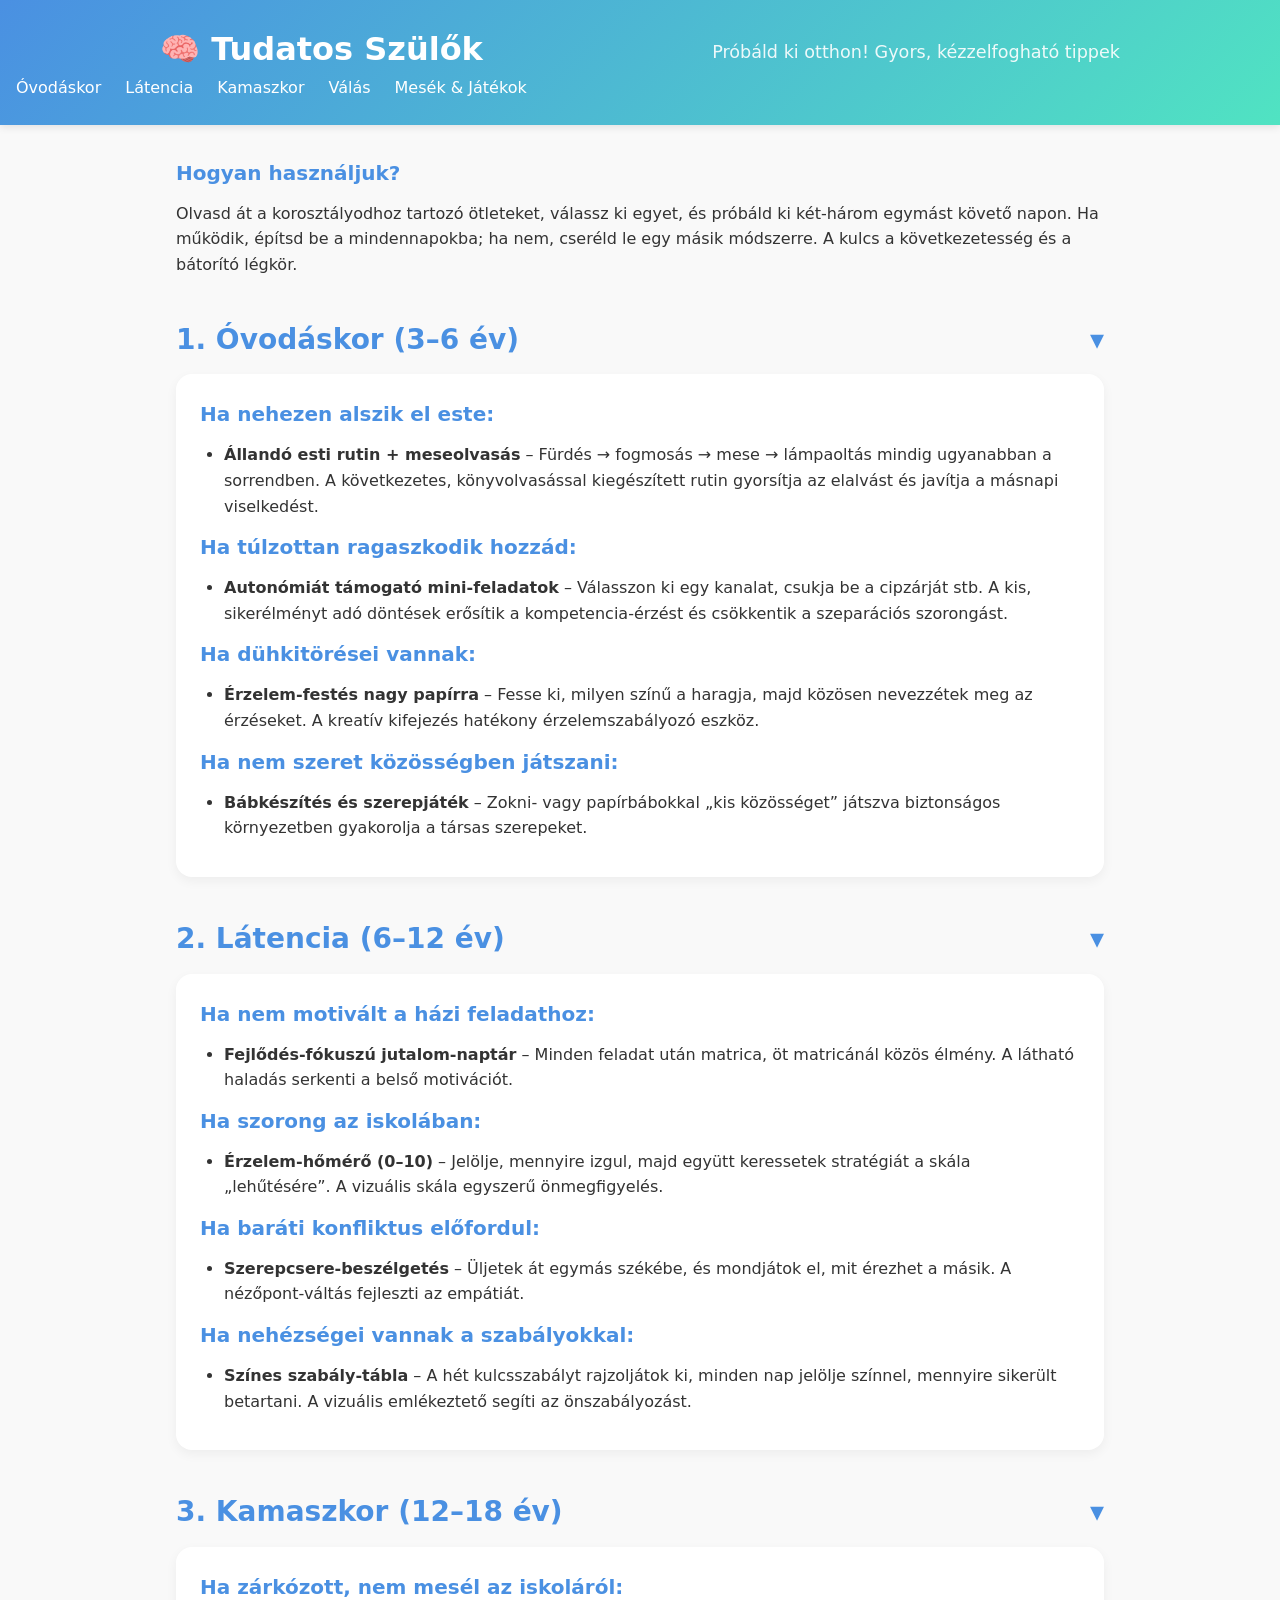
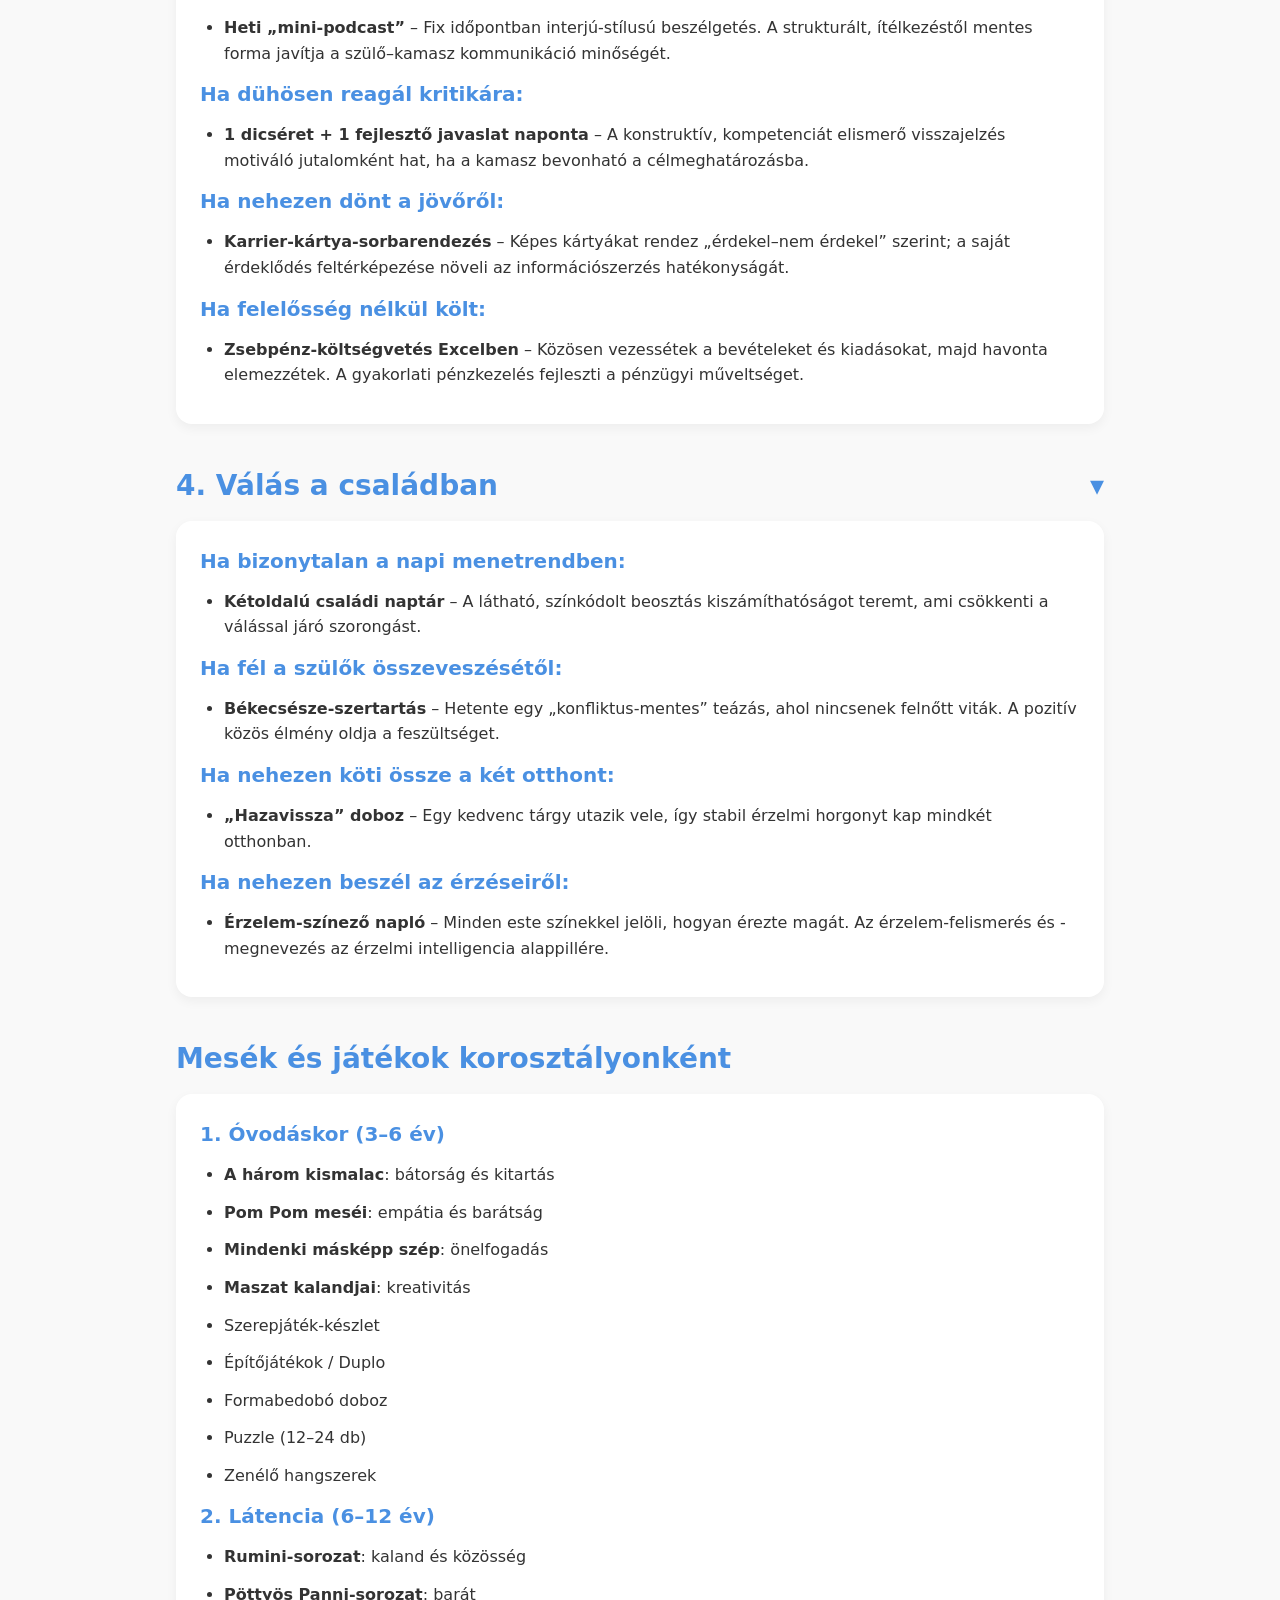
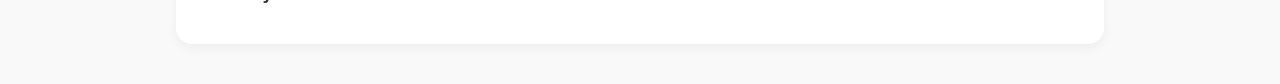
<file: index.html>
<!DOCTYPE html>
<html lang="hu">
<head>
  <meta charset="UTF-8">
  <meta name="viewport" content="width=device-width, initial-scale=1.0">
  <title>Tudatos Szülők – Útravaló szülőknek</title>
  <link rel="stylesheet" href="css/style.css">
</head>
<body>
<header class="header">
  <div class="header-inner">
    <h1 class="logo">
      <span class="logo-icon">🧠</span>
      <span class="logo-text">Tudatos Szülők</span>
    </h1>
    <p class="tagline">
      Próbáld ki otthon! <span class="highlight">Gyors, kézzelfogható tippek</span>
    </p>
    <button id="nav-toggle" class="hamburger" aria-label="Navigáció mutatása/elrejtése">
      <span></span><span></span><span></span>
    </button>
  </div>
  <nav id="main-nav" class="nav">
    <ul class="nav-list">
      <li><a href="#ovodas">Óvodáskor</a></li>
      <li><a href="#latencia">Látencia</a></li>
      <li><a href="#kamaszkor">Kamaszkor</a></li>
      <li><a href="#valas">Válás</a></li>
      <li><a href="#mesek-jatekok">Mesék &amp; Játékok</a></li>
    </ul>
  </nav>
</header>


  <main>
    <section>
      <h3>Hogyan használjuk?</h3>
      <p>Olvasd át a korosztályodhoz tartozó ötleteket, válassz ki egyet, és próbáld ki két-három egymást követő napon. Ha működik, építsd be a mindennapokba; ha nem, cseréld le egy másik módszerre. A kulcs a következetesség és a bátorító légkör.</p>
    </section>

    <!-- Óvodáskor -->
    <section id="ovodas" class="collapsible">
      <h2>1. Óvodáskor (3–6 év)</h2>
      <div class="content">
        <h3>Ha nehezen alszik el este:</h3>
        <ul>
          <li><strong>Állandó esti rutin + meseolvasás</strong> – Fürdés → fogmosás → mese → lámpaoltás mindig ugyanabban a sorrendben. A következetes, könyvolvasással kiegészített rutin gyorsítja az elalvást és javítja a másnapi viselkedést.</li>
        </ul>
        <h3>Ha túlzottan ragaszkodik hozzád:</h3>
        <ul>
          <li><strong>Autonómiát támogató mini-feladatok</strong> – Válasszon ki egy kanalat, csukja be a cipzárját stb. A kis, sikerélményt adó döntések erősítik a kompetencia-érzést és csökkentik a szeparációs szorongást.</li>
        </ul>
        <h3>Ha dühkitörései vannak:</h3>
        <ul>
          <li><strong>Érzelem-festés nagy papírra</strong> – Fesse ki, milyen színű a haragja, majd közösen nevezzétek meg az érzéseket. A kreatív kifejezés hatékony érzelemszabályozó eszköz.</li>
        </ul>
        <h3>Ha nem szeret közösségben játszani:</h3>
        <ul>
          <li><strong>Bábkészítés és szerepjáték</strong> – Zokni- vagy papírbábokkal „kis közösséget” játszva biztonságos környezetben gyakorolja a társas szerepeket.</li>
        </ul>
      </div>
    </section>

    <!-- Látencia -->
    <section id="latencia" class="collapsible">
      <h2>2. Látencia (6–12 év)</h2>
      <div class="content">
        <h3>Ha nem motivált a házi feladathoz:</h3>
        <ul>
          <li><strong>Fejlődés-fókuszú jutalom-naptár</strong> – Minden feladat után matrica, öt matricánál közös élmény. A látható haladás serkenti a belső motivációt.</li>
        </ul>
        <h3>Ha szorong az iskolában:</h3>
        <ul>
          <li><strong>Érzelem-hőmérő (0–10)</strong> – Jelölje, mennyire izgul, majd együtt keressetek stratégiát a skála „lehűtésére”. A vizuális skála egyszerű önmegfigyelés.</li>
        </ul>
        <h3>Ha baráti konfliktus előfordul:</h3>
        <ul>
          <li><strong>Szerepcsere-beszélgetés</strong> – Üljetek át egymás székébe, és mondjátok el, mit érezhet a másik. A nézőpont-váltás fejleszti az empátiát.</li>
        </ul>
        <h3>Ha nehézségei vannak a szabályokkal:</h3>
        <ul>
          <li><strong>Színes szabály-tábla</strong> – A hét kulcsszabályt rajzoljátok ki, minden nap jelölje színnel, mennyire sikerült betartani. A vizuális emlékeztető segíti az önszabályozást.</li>
        </ul>
      </div>
    </section>

    <!-- Kamaszkor -->
    <section id="kamaszkor" class="collapsible">
      <h2>3. Kamaszkor (12–18 év)</h2>
      <div class="content">
        <h3>Ha zárkózott, nem mesél az iskoláról:</h3>
        <ul>
          <li><strong>Heti „mini-podcast”</strong> – Fix időpontban interjú-stílusú beszélgetés. A strukturált, ítélkezéstől mentes forma javítja a szülő–kam­asz kommunikáció minőségét.</li>
        </ul>
        <h3>Ha dühösen reagál kritikára:</h3>
        <ul>
          <li><strong>1 dicséret + 1 fejlesztő javaslat naponta</strong> – A konstruktív, kompetenciát elismerő visszajelzés motiváló jutalomként hat, ha a kamasz bevonható a célmeghatározásba.</li>
        </ul>
        <h3>Ha nehezen dönt a jövőről:</h3>
        <ul>
          <li><strong>Karrier-kártya-sorbarendezés</strong> – Képes kártyákat rendez „érdekel–nem érdekel” szerint; a saját érdeklődés feltérképezése növeli az információszerzés hatékonyságát.</li>
        </ul>
        <h3>Ha felelősség nélkül költ:</h3>
        <ul>
          <li><strong>Zsebpénz-költségvetés Excelben</strong> – Közösen vezessétek a bevételeket és kiadásokat, majd havonta elemezzétek. A gyakorlati pénzkezelés fejleszti a pénzügyi műveltséget.</li>
        </ul>
      </div>
    </section>

    <!-- Válás a családban -->
    <section id="valas" class="collapsible">
      <h2>4. Válás a családban</h2>
      <div class="content">
        <h3>Ha bizonytalan a napi menetrendben:</h3>
        <ul>
          <li><strong>Kétoldalú családi naptár</strong> – A látható, színkódolt beosztás kiszámíthatóságot teremt, ami csökkenti a válással járó szorongást.</li>
        </ul>
        <h3>Ha fél a szülők összeveszésétől:</h3>
        <ul>
          <li><strong>Békecsésze-szertartás</strong> – Hetente egy „konfliktus-mentes” teázás, ahol nincsenek felnőtt viták. A pozitív közös élmény oldja a feszültséget.</li>
        </ul>
        <h3>Ha nehezen köti össze a két otthont:</h3>
        <ul>
          <li><strong>„Hazavissza” doboz</strong> – Egy kedvenc tárgy utazik vele, így stabil érzelmi horgonyt kap mindkét otthonban.</li>
        </ul>
        <h3>Ha nehezen beszél az érzéseiről:</h3>
        <ul>
          <li><strong>Érzelem-színező napló</strong> – Minden este színekkel jelöli, hogyan érezte magát. Az érzelem-felismerés és -megnevezés az érzelmi intelligencia alappillére.</li>
        </ul>
      </div>
    </section>

    <!-- Mesék és játékok -->
    <section id="mesek-jatekok">
      <h2>Mesék és játékok korosztályonként</h2>
      <div class="content">
        <!-- Óvodáskor -->
        <h3>1. Óvodáskor (3–6 év)</h3>
        <ul>
          <li><strong>A három kismalac</strong>: bátorság és kitartás</li>
          <li><strong>Pom Pom meséi</strong>: empátia és barátság</li>
          <li><strong>Mindenki másképp szép</strong>: önelfogadás</li>
          <li><strong>Maszat kalandjai</strong>: kreativitás</li>
        </ul>
        <ul class="sublist">
          <li>Szerepjáték-készlet</li>
          <li>Építőjátékok / Duplo</li>
          <li>Formabedobó doboz</li>
          <li>Puzzle (12–24 db)</li>
          <li>Zenélő hangszerek</li>
        </ul>
        <!-- Látencia -->
        <h3>2. Látencia (6–12 év)</h3>
        <ul>
          <li><strong>Rumini-sorozat</strong>: kaland és közösség</li>
          <li><strong>Pöttyös Panni-sorozat</strong>: barát

  </section>
 <script>
    // Menü megnyitása/zárása mobilon
    const navToggle = document.getElementById('nav-toggle');
    const navList = document.getElementById('nav-list');
    navToggle.addEventListener('click', () => {
      navList.classList.toggle('open');
    });

    // Szekciók összecsukása/megjelenítése
    document.querySelectorAll('.collapsible > h2').forEach(header => {
      header.style.cursor = 'pointer';
      header.addEventListener('click', () => {
        const section = header.parentElement;
        section.classList.toggle('collapsed');
      });
    });
  </script>
</body>
</html>
</file>
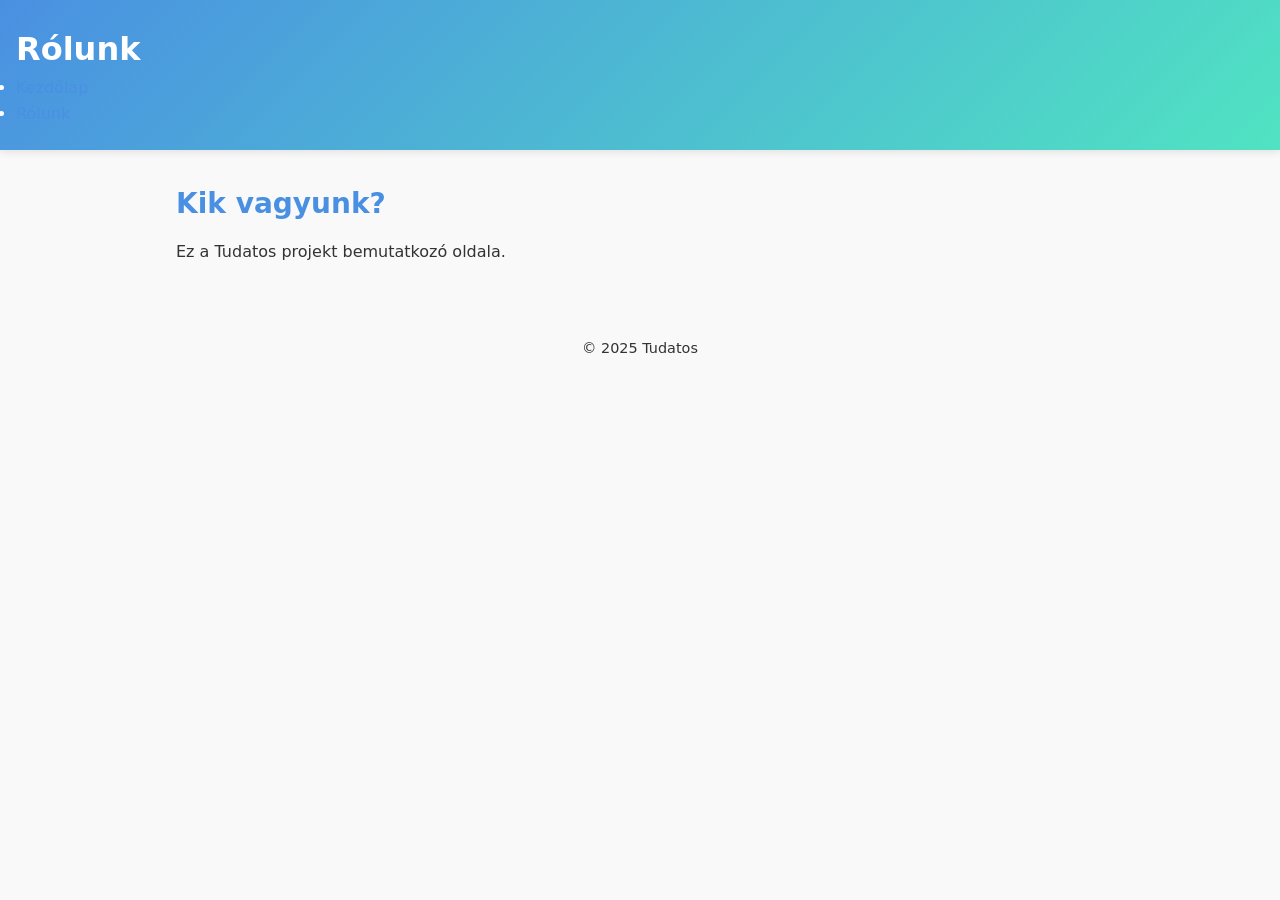
<file: about.html>
<!DOCTYPE html>
<html lang="hu">
<head>
  <meta charset="UTF-8">
  <meta name="viewport" content="width=device-width, initial-scale=1">
  <title>Tudatos – Rólunk</title>
  <link rel="stylesheet" href="css/style.css">
</head>
<body>
  <header>
    <h1>Rólunk</h1>
    <nav>
      <ul>
        <li><a href="index.html">Kezdőlap</a></li>
        <li><a href="about.html">Rólunk</a></li>
      </ul>
    </nav>
  </header>

  <main>
    <section>
      <h2>Kik vagyunk?</h2>
      <p>Ez a Tudatos projekt bemutatkozó oldala.</p>
    </section>
  </main>

  <footer>
    <p>&copy; 2025 Tudatos</p>
  </footer>

  <script src="js/main.js"></script>
</body>
</html>
</file>
<file: css/style.css>
:root {
  --primary: #4a90e2;
  --secondary: #50e3c2;
  --accent: #f5a623;
  --bg: #f9f9f9;
  --text: #333333;
  --light: #ffffff;
  --transition: 0.3s ease;
}

/* Global settings */
* {
  box-sizing: border-box;
  margin: 0;
  padding: 0;
}
html {
  scroll-behavior: smooth;
  font-size: 16px;
}
body {
  font-family: "Inter", system-ui, -apple-system, BlinkMacSystemFont, "Segoe UI", Roboto, "Helvetica Neue", Arial, sans-serif;
  background-color: var(--bg);
  color: var(--text);
  line-height: 1.6;
  -webkit-font-smoothing: antialiased;
}

a, button {
  transition: color var(--transition), background var(--transition);
}

a {
  color: var(--primary);
  text-decoration: none;
}
a:hover {
  color: var(--secondary);
}
a:focus,
button:focus {
  outline: 2px dashed var(--accent);
  outline-offset: 4px;
}

/* Header */
header {
  position: sticky;
  top: 0;
  width: 100%;
  background: linear-gradient(135deg, var(--primary), var(--secondary));
  color: var(--light);
  padding: 1.5rem 1rem;
  z-index: 100;
  box-shadow: 0 2px 8px rgba(0, 0, 0, 0.1);
}
.header-inner {
  max-width: 960px;
  margin: 0 auto;
  display: flex;
  align-items: center;
  justify-content: space-between;
  flex-wrap: wrap;
}
header h1 {
  font-size: 2rem;
}
header p {
  font-size: 1.1rem;
  opacity: 0.9;
  margin-top: 0.25rem;
}
#nav-toggle {
  display: none;
  background: transparent;
  border: none;
  font-size: 1.5rem;
  color: var(--light);
}

/* Navigation */
#main-nav ul {
  list-style: none;
  display: flex;
  gap: 1.5rem;
}
#main-nav ul.open {
  display: flex;
}
#main-nav a {
  font-weight: 500;
  color: white;
}

/* Main content */
main {
  max-width: 960px;
  margin: 2rem auto;
  padding: 0 1rem;
}
section {
  margin-bottom: 2.5rem;
  opacity: 0;
  transform: translateY(20px);
  animation: fadeInUp 0.6s ease forwards;
}

@keyframes fadeInUp {
  to {
    opacity: 1;
    transform: translateY(0);
  }
}

h2, h3 {
  color: var(--primary);
  margin-bottom: 0.75rem;
}
h2 {
  font-size: 1.75rem;
  position: relative;
}
h3 {
  font-size: 1.25rem;
}

/* Collapsible sections */
.collapsible > h2 {
  cursor: pointer;
  padding-right: 1.5rem;
}
.collapsible > h2::after {
  content: "▾";
  position: absolute;
  right: 0;
  transition: transform var(--transition);
}
.collapsible.collapsed > h2::after {
  content: "▸";
}
.collapsible .content {
  max-height: 100vh;
  overflow: hidden;
  transition: max-height var(--transition);
}
.collapsible.collapsed .content {
  max-height: 0;
}

/* Content boxes */
.content {
  background-color: var(--light);
  padding: 1.5rem;
  border-radius: 1rem;
  box-shadow: 0 4px 12px rgba(0, 0, 0, 0.05);
}
.content ul {
  list-style: disc;
  margin-left: 1.5rem;
}
.content li {
  margin-bottom: 0.75rem;
  transition: background var(--transition), padding-left var(--transition);
}
.content li:hover {
  background-color: rgba(80, 227, 194, 0.1);
  padding-left: 0.5rem;
}

/* Sub-lists */
.sublist {
  margin-top: 0.5rem;
  margin-left: 2rem;
  list-style: circle;
}

/* Responsive */
@media (max-width: 768px) {
  #nav-toggle {
    display: block;
  }
  #main-nav ul {
    display: none;
    flex-direction: column;
    gap: 1rem;
    margin-top: 1rem;
  }
  header .header-inner {
    flex-direction: column;
    align-items: flex-start;
  }
}

/* Footer placeholder (if needed) */
footer {
  text-align: center;
  padding: 2rem 1rem;
  font-size: 0.9rem;
  color: var(--text);
}
</file>
